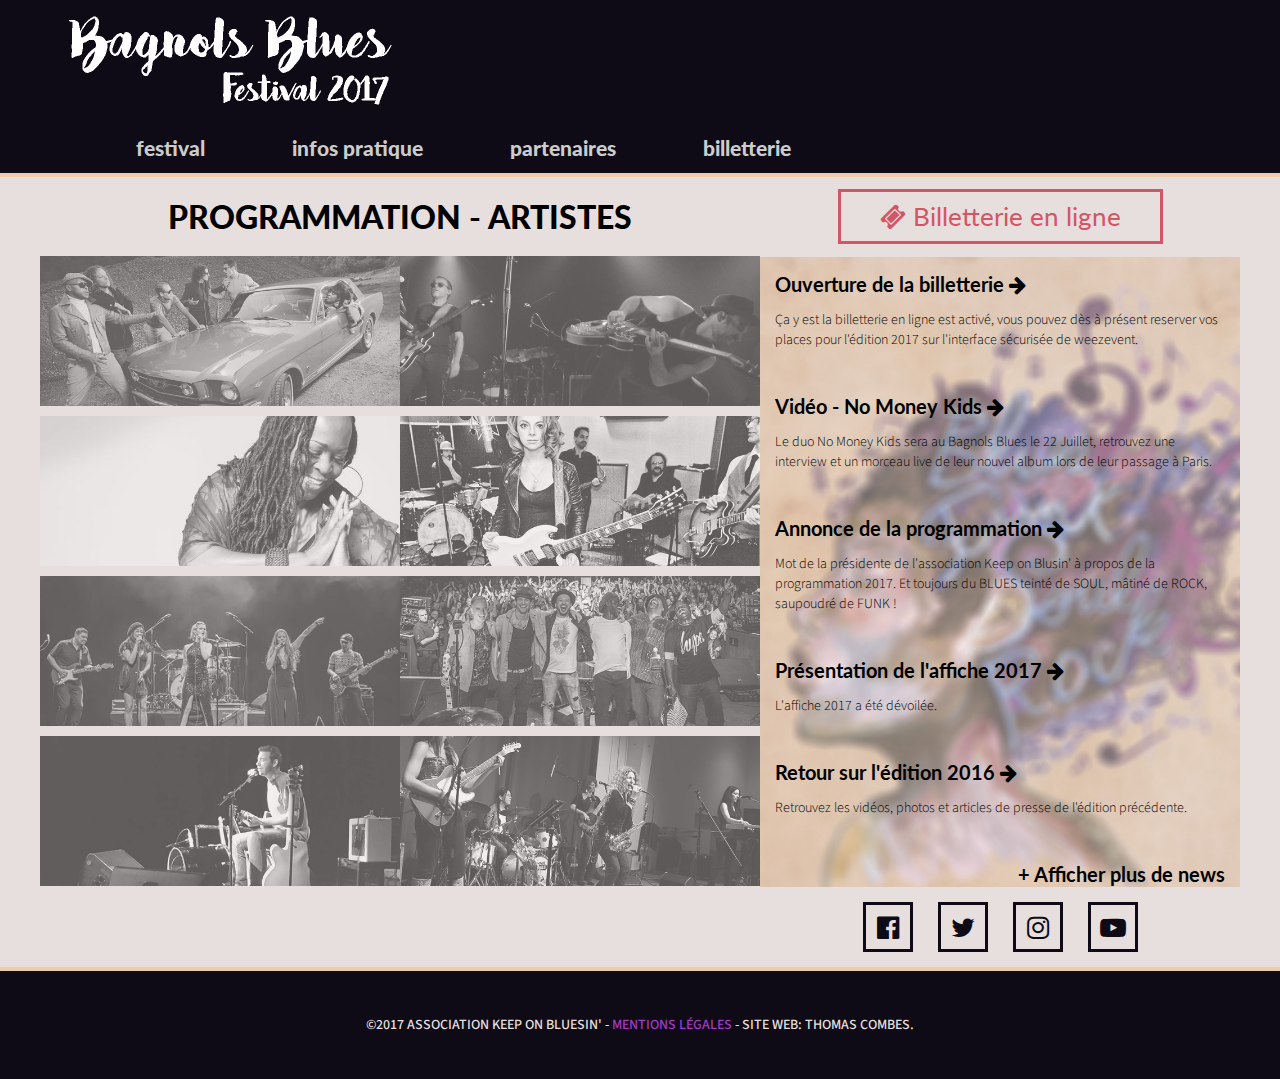
<file: old/index.html>
<!DOCTYPE HTML>

<html>
	<head>
		<meta charset="utf-8" />
		<meta http-equiv="X-UA-Compatible" content="IE=edge">
		<meta name="viewport" content="width=device-width, initial-scale=1" />
		<meta name="description" content="Bagnols Blues Festival 2017">
		<meta name="author" content="Keep on Bluesin'">

		<title>Bagnols Blues Festival - 21 et 22 Juillet 2017</title>

		<meta property="og:image" content="/img/vignette-home.jpg">
		<meta property="og:image:type" content="image/jpeg">
		<meta property="og:image:width" content="1239">
		<meta property="og:image:height" content="924">

		<meta property="og:image" content="/img/vignette-logo.jpg">
		<meta property="og:image:type" content="image/jpeg">
		<meta property="og:image:width" content="520">
		<meta property="og:image:height" content="520">

		<!-- Layout CSS -->
		<link href="css/font-awesome.min.css" rel="stylesheet">

		<!-- Custom CSS -->
		<link href="css/menu.css" rel="stylesheet">
		<link href="style.css" rel="stylesheet">
	</head>
	<body>
		<header class="clearfix">
			<div class="head"><img src="img/logo2017.png"></div>
		</header>	
		<div>
			<div id="header" class="main">
				<nav id="bbf-hrmenu" class="bbf-hrmenu">
					<ul>
						<li>
							<a href="#">Festival</a>
							<div class="bbf-hrsub">
								<div class="bbf-hrsub-inner">
									<div>
										<h4>Programmation</h4>
										<ul>
											<li><a href="programmation.html">Artistes</a></li>
											<li><a href="festival/bayou.html">Interscène "bayou"</a></li>
											<li><a href="festival/art.html">Artisans et Expositions</a></li>
										</ul>
									</div>
									<div>
										<h4 href="#">Presse et Medias</h4>
										<ul>
											<li><a href="festival/videos.html">Vidéos</a></li>
											<li><a href="festival/photos.html">Photos</a></li>
											<li><a href="festival/presse.html">Dossiers de presse</a></li>
											<li><a href="festival/acred.html">Demmande d'acréditation</a></li>
										</ul>
									</div>
									<div>
										<h4 href="#">Editions Précédentes</h4>
										<ul>
											<li><a href="festival/old/bbf2016.html">Bagnols Blues 2016</a></li>
											<li><a href="festival/old/bbf2015.html">Bagnols Blues 2015</a></li>
											<li><a href="festival/old/bbf2014.html">Bagnols Blues 2014</a></li>
											<li><a href="festival/old/bbf2013.html">Bagnols Blues 2013</a></li>
										</ul>
									</div>
								</div>
							</div>
						</li>
						<li>
							<a href="#">Infos Pratique</a>
							<div class="bbf-hrsub">
								<div class="bbf-hrsub-inner">
									<div>
										<h4 href="#">Pendant le festival</h4>
										<ul>
											<li><a href="about/venue.html">Comment venir ?</a></li>
											<li><a href="about/food-drink.html">Se restaurer</a></li>
											<li><a href="#">Accessibilité</a></li>
											
										</ul>
									</div>
									<div>
										<h4 href="#">Bagnols Sur Cèze</h4>
										<ul>
											<li><a href="about/in-town.html">Annimation en ville</a></li>
											<li><a href="about/tourisme.html">Office du Tourisme</a></li>
											<li><a href="about/sleep.html">Où dormir</a></li>
										</ul>
									</div>
									<div>
										<h4 href="#">Eco-Festival</h4>
										<ul>
											<li><a href="#">Toilette Sèche</a></li>
											<li><a href="#">Eco-cup</a></li>
											<li><a href="#">Tri des déchets</a></li>
										</ul>
									</div>
								</div>
							</div>
						</li>
						<li><a href="#">Partenaires</a></li>
						<li><a href="#">Billetterie</a></li>
					</ul>
				</nav>
			</div>
		</div>

		<div id="main-container" class="clearfix">
			<section id="home-lineup-container" class="content-row clearfix">
				<div id="home-lineup-title">
					<a href="#">Programmation -&nbspArtistes</a>
				</div>
				<div id="home-lineup">
					<div class="home-lineup-card imgfx-lineup clearfix">
						<a>
							<img src="img/2017ddsbrother.jpg" alt="DD's Brother" class="imgfx-lineup-background">
							<img src="img/2017ddsbrother_white.png" class="imgfx-lineup-middle">
						</a>
					</div>
					<div class="home-lineup-card imgfx-lineup">
						<a>
							<img src="img/2017nomoneykids.jpg" alt="No Money Kids" class="imgfx-lineup-background">
							<img src="img/2017nomoneykids_white.png" class="imgfx-lineup-middle">
						</a>
					</div>
					<div class="home-lineup-card imgfx-lineup">
						<a>
							<img src="img/2017terrieodabi.jpg" alt="Terrie Odabi" class="imgfx-lineup-background">
							<img src="img/2017terrieodabi_white.png" class="imgfx-lineup-middle">
						</a>
					</div>
					<div class="home-lineup-card imgfx-lineup">
						<a>
							<img src="img/2017samanthafish.jpg" alt="Samantha Fish" class="imgfx-lineup-background">
							<img src="img/2017samanthafish_white.png" class="imgfx-lineup-middle">
						</a>
					</div>
					<div class="home-lineup-card imgfx-lineup">
						<a data-toggle="modal" data-target="#artist3">
							<img src="img/2017inaforsman.jpg" alt="Ina Forsman" class="imgfx-lineup-background">
							<img src="img/2017inaforsman_white.png" class="imgfx-lineup-middle">
						</a>
					</div>
					<div class="home-lineup-card imgfx-lineup">
						<a>
							<img src="img/2017brotherstrut.jpg" alt="Brother Strut" class="imgfx-lineup-background">
							<img src="img/2017brotherstrut_white.png" class="imgfx-lineup-middle">
						</a>
					</div>
					<div class="home-lineup-card imgfx-lineup">
						<a>
							<img src="img/2017ronanonemanband.jpg" alt="Ronan One Man Band" class="imgfx-lineup-background">
							<img src="img/2017ronanonemanband_white.png" class="imgfx-lineup-middle">
						</a>
					</div>
					<div class="home-lineup-card imgfx-lineup">
						<a>
							<img src="img/2017ladybirdz.jpg" alt="Ladybird'z" class="imgfx-lineup-background">
							<img src="img/2017ladybirdz_white.png" class="imgfx-lineup-middle">
						</a>
					</div>
				</div>
			</section>

			<section id="home-ticket-container" class="content-row clearfix">
				<div id="home-ticket">
					<a href="https://www.weezevent.com/bagnols-blues-festival" target="_blank"><i class="fa fa-ticket" aria-hidden="true"></i> Billetterie en ligne</a>
				</div>
			</section>	

			<section id="home-newsfeed-container" class="content-row clearfix" style="background-image: url(img/bgnews.jpg);">
				<div id="home-newsfeed">
					<div class="home-newsfeed-sample">
						<a href="https://www.weezevent.com/bagnols-blues-festival" target="_blank">Ouverture de la billetterie <i class="fa fa-arrow-right" aria-hidden="true"></i></a>
						<p>Ça y est la billetterie en ligne est activé, vous pouvez dès à présent reserver vos places pour l'édition 2017 sur l'interface sécurisée de weezevent.</p>
					</div>
					<div class="home-newsfeed-sample">
						<a data-toggle="modal" data-target="#news2">Vidéo - No Money Kids <i class="fa fa-arrow-right" aria-hidden="true"></i></a>
						<p>Le duo No Money Kids sera au Bagnols Blues le 22 Juillet, retrouvez une interview et un morceau live de leur nouvel album lors de leur passage à Paris.</p>
					</div>
					<div class="home-newsfeed-sample">
						<a data-toggle="modal" data-target="#news3">Annonce de la programmation <i class="fa fa-arrow-right" aria-hidden="true"></i></a>
						<p>Mot de la présidente de l'association Keep on Blusin' à propos de la programmation 2017. Et toujours du BLUES teinté de SOUL, mâtiné de ROCK, saupoudré de FUNK !</p>
					</div>
					<div class="home-newsfeed-sample">
						<a data-toggle="modal" data-target="#news4">Présentation de l'affiche 2017 <i class="fa fa-arrow-right" aria-hidden="true"></i></a>
						<p>L'affiche 2017 a été dévoilée.</p>
					</div>
					<div class="home-newsfeed-sample">
						<a href="#">Retour sur l'édition 2016 <i class="fa fa-arrow-right" aria-hidden="true"></i></a>
						<p>Retrouvez les vidéos, photos et articles de presse de l'édition précédente.</p>
					</div>
					<div class="home-newsfeed-sample text-right">
						<a href="#">+ Afficher plus de news</a>
					</div>
				</div>
			</section>	

			<section id="home-social-container" class="content-row">
				<div class="social">
					<a href="https://www.facebook.com/bagnolsblues/" target="_blank" alt="Facebook Bagnols Blues Festival" class="sharelink sharelink-fb"><i class="fa fa-facebook-official" aria-hidden="true"></i></a>
					<a href="https://twitter.com/bagnolsblues" target="_blank" alt="Twitter Bagnols Blues Festival" class="sharelink sharelink-tw"><i class="fa fa-twitter" aria-hidden="true"></i></a>
					<a href="https://www.instagram.com/bagnolsbluesfestival/" target="_blank" alt="Instagram Bagnols Blues Festival" class="sharelink sharelink-ig"><i class="fa fa-instagram" aria-hidden="true"></i></a>
					<a href="https://www.youtube.com/channel/UC1MaYWPunA3mHd0ueDpFf6w" target="_blank" alt="Youtube Bagnols Blues Festival" class="sharelink sharelink-yt"><i class="fa fa-youtube-play" aria-hidden="true"></i></a>
				</div>
			</section>		
		</div>

		<footer id="footer">
			<p>©2017 Association Keep on bluesin' - <a data-toggle="modal" data-target="#legal">Mentions légales</a> - Site Web: Thomas Combes.</p>
		</footer>

		<script src="https://ajax.googleapis.com/ajax/libs/jquery/1.9.1/jquery.min.js"></script>
		<script src="js/bbfHorizontalMenu.js"></script>
		<script>
			$(function() {
				bbfHorizontalMenu.init();
			});
		</script>

	</body>
</html>
</file>
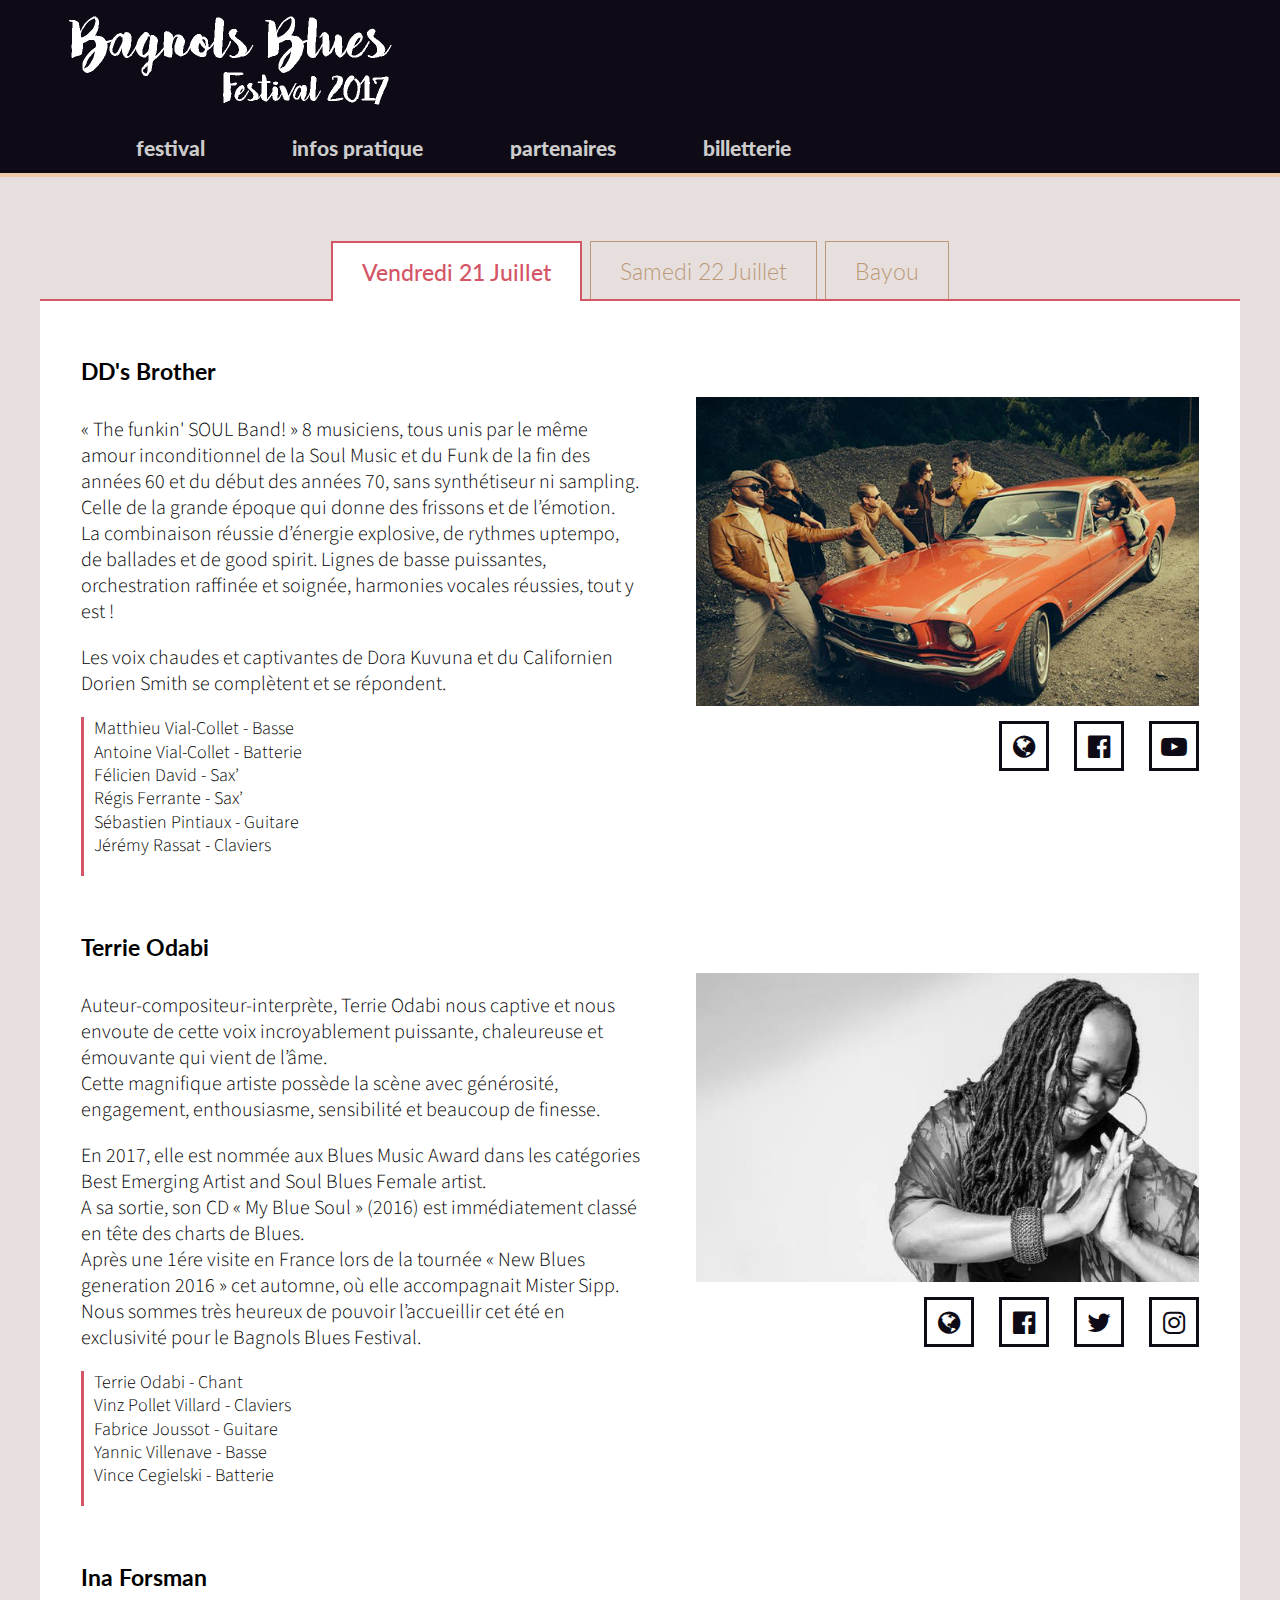
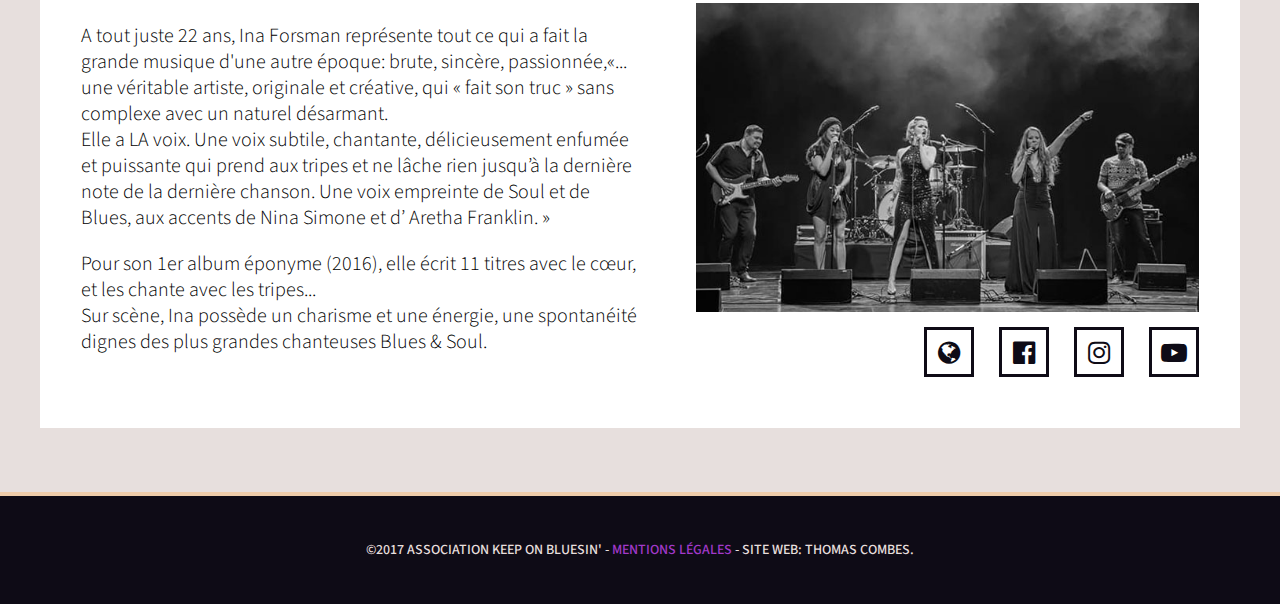
<file: old/programmation.html>
<!DOCTYPE HTML>

<html>
	<head>
		<meta charset="utf-8" />
		<meta http-equiv="X-UA-Compatible" content="IE=edge">
		<meta name="viewport" content="width=device-width, initial-scale=1" />
		<meta name="description" content="Bagnols Blues Festival 2017">
		<meta name="author" content="Keep on Bluesin'">

		<title>Bagnols Blues Festival - 21 et 22 Juillet 2017</title>

		<meta property="og:image" content="/img/vignette-home.jpg">
		<meta property="og:image:type" content="image/jpeg">
		<meta property="og:image:width" content="1239">
		<meta property="og:image:height" content="924">

		<meta property="og:image" content="/img/vignette-logo.jpg">
		<meta property="og:image:type" content="image/jpeg">
		<meta property="og:image:width" content="520">
		<meta property="og:image:height" content="520">

		<!-- Layout CSS -->
		<link href="css/font-awesome.min.css" rel="stylesheet">

		<!-- Custom CSS -->
		<link href="css/menu.css" rel="stylesheet">
		<link href="style.css" rel="stylesheet">
	</head>
	<body>
		<header class="clearfix">
			<div class="head"><img src="img/logo2017.png"></div>
		</header>	
		<div>
			<div id="header" class="main">
				<nav id="bbf-hrmenu" class="bbf-hrmenu">
					<ul>
						<li>
							<a href="#">Festival</a>
							<div class="bbf-hrsub">
								<div class="bbf-hrsub-inner">
									<div>
										<h4>Programmation</h4>
										<ul>
											<li><a href="festival/lineup.html">Artistes</a></li>
											<li><a href="festival/bayou.html">Interscène "bayou"</a></li>
											<li><a href="festival/art.html">Artisans et Expositions</a></li>
										</ul>
									</div>
									<div>
										<h4 href="#">Presse et Medias</h4>
										<ul>
											<li><a href="festival/videos.html">Vidéos</a></li>
											<li><a href="festival/photos.html">Photos</a></li>
											<li><a href="festival/presse.html">Dossiers de presse</a></li>
											<li><a href="festival/acred.html">Demmande d'acréditation</a></li>
										</ul>
									</div>
									<div>
										<h4 href="#">Editions Précédentes</h4>
										<ul>
											<li><a href="festival/old/bbf2016.html">Bagnols Blues 2016</a></li>
											<li><a href="festival/old/bbf2015.html">Bagnols Blues 2015</a></li>
											<li><a href="festival/old/bbf2014.html">Bagnols Blues 2014</a></li>
											<li><a href="festival/old/bbf2013.html">Bagnols Blues 2013</a></li>
										</ul>
									</div>
								</div>
							</div>
						</li>
						<li>
							<a href="#">Infos Pratique</a>
							<div class="bbf-hrsub">
								<div class="bbf-hrsub-inner">
									<div>
										<h4 href="#">Pendant le festival</h4>
										<ul>
											<li><a href="about/venue.html">Comment venir ?</a></li>
											<li><a href="about/food-drink.html">Se restaurer</a></li>
											<li><a href="#">Accessibilité</a></li>
											
										</ul>
									</div>
									<div>
										<h4 href="#">Bagnols Sur Cèze</h4>
										<ul>
											<li><a href="about/in-town.html">Annimation en ville</a></li>
											<li><a href="about/tourisme.html">Office du Tourisme</a></li>
											<li><a href="about/sleep.html">Où dormir</a></li>
										</ul>
									</div>
									<div>
										<h4 href="#">Eco-Festival</h4>
										<ul>
											<li><a href="#">Toilette Sèche</a></li>
											<li><a href="#">Eco-cup</a></li>
											<li><a href="#">Tri des déchets</a></li>
										</ul>
									</div>
								</div>
							</div>
						</li>
						<li><a href="#">Partenaires</a></li>
						<li><a href="#">Billetterie</a></li>
					</ul>
				</nav>
			</div>
		</div>

		<div id="main-container" class="clearfix">

			<div id="tabs" class="tabs">
				<nav>
					<ul>
						<li><a href="#section-1">Vendredi<span> 21 Juillet</span></a></li>
						<li><a href="#section-2">Samedi<span> 22 Juillet</span></a></li>
						<li><a href="#section-3">Bayou</a></li>
					</ul>
				</nav>
				<div class="tabs-content" class="clearfix" style="background-color: white">
					<section id="section-1">
						<div class="artistbox clearfix">
							<h3>DD's Brother</h3>
							<img src="img/2017ddsbrother.jpg" alt="DD's Brother" />
							<div class="artistbox-inner">
								<p>« The funkin' SOUL Band! » 8 musiciens, tous unis par le même amour inconditionnel de la Soul Music et du Funk de la fin des années 60 et du début des années 70, sans synthétiseur ni sampling.</br>Celle de la grande époque qui donne des frissons et de l’émotion.</br>La combinaison réussie d’énergie explosive, de rythmes uptempo, de ballades et de good spirit. Lignes de basse puissantes, orchestration raffinée et soignée, harmonies vocales réussies, tout y est !</p>
								<p>Les voix chaudes et captivantes de Dora Kuvuna et du Californien Dorien Smith se complètent et se répondent.</p>
								<p class="artistbox-lineup">Matthieu Vial-Collet - Basse</br>Antoine Vial-Collet - Batterie</br>Félicien David - Sax’</br>Régis Ferrante - Sax’</br>Sébastien Pintiaux - Guitare</br>Jérémy Rassat - Claviers</p>
							</div>
							<div class="artistbox-social"> 
								<div class="social">
									<a href="https://www.dd-brothers.com/" target="_blank" alt="Site web DD's Brothers" class="sharelink sharelink-ws"><i class="fa fa-globe" aria-hidden="true"></i></a>
									<a href="https://www.facebook.com/DDs-brothers-421758801262254/" target="_blank" alt="Facebook DD's Brothers" class="sharelink sharelink-fb"><i class="fa fa-facebook-official" aria-hidden="true"></i></a>
									<a href="https://www.youtube.com/channel/UCRfXCh7de5utcJrON_n6_Ng" target="_blank" alt="Youtube DD's Brothers" class="sharelink sharelink-yt"><i class="fa fa-youtube-play" aria-hidden="true"></i></a>
								</div>
							</div>
						</div>
						<div class="artistbox clearfix">
							<h3>Terrie Odabi</h3>
							<img src="img/2017terrieodabi.jpg" alt="Terrie Odabi" />
							<div class="artistbox-inner">
								<p>Auteur-compositeur-interprète, Terrie Odabi nous captive et nous envoute de cette voix incroyablement puissante, chaleureuse et émouvante qui vient de l’âme.</br>Cette magnifique artiste possède la scène avec générosité, engagement, enthousiasme, sensibilité et beaucoup de finesse.</p>
								<p>En 2017, elle est nommée aux Blues Music Award dans les catégories Best Emerging Artist and Soul Blues Female artist.</br>A sa sortie, son CD « My Blue Soul » (2016) est immédiatement classé en tête des charts de Blues.</br>Après une 1ére visite en France lors de la tournée « New Blues generation 2016 » cet automne, où elle accompagnait Mister Sipp.</br>Nous sommes très heureux de pouvoir l’accueillir cet été en exclusivité pour le Bagnols Blues Festival.</p>
								<p class="artistbox-lineup">Terrie Odabi - Chant</br>Vinz Pollet Villard - Claviers</br>Fabrice Joussot - Guitare</br>Yannic Villenave - Basse</br>Vince Cegielski - Batterie</p>
							</div>
							<div class="artistbox-social"> 
								<div class="social">
									<a href="http://artistecard.com/Terrie" target="_blank" alt="Site web Terrie Odabi" class="sharelink sharelink-ws"><i class="fa fa-globe" aria-hidden="true"></i></a>
									<a href="https://www.facebook.com/terrie.odabi" target="_blank" alt="Facebook Terrie Odabi" class="sharelink sharelink-fb"><i class="fa fa-facebook-official" aria-hidden="true"></i></a>
									<a href="https://twitter.com/TerrieOdabi" target="_blank" alt="Twitter Terrie Odabi" class="sharelink sharelink-tw"><i class="fa fa-twitter" aria-hidden="true"></i></a>
									<a href="https://www.instagram.com/terrieodabi/" target="_blank" alt="Instagram Terrie Odabi" class="sharelink sharelink-ig"><i class="fa fa-instagram" aria-hidden="true"></i></a>
								</div>
							</div>
						</div>
						<div class="artistbox clearfix">
							<h3>Ina Forsman</h3>
							<img src="img/2017inaforsman.jpg" alt="Ina Forsman" />
							<div class="artistbox-inner">
								<p>A tout juste 22 ans, Ina Forsman représente tout ce qui a fait la grande musique d'une autre époque: brute, sincère, passionnée,«... une véritable artiste, originale et créative, qui « fait son truc » sans complexe avec un naturel désarmant.</br>Elle a LA voix. Une voix subtile, chantante, délicieusement enfumée et puissante qui prend aux tripes et ne lâche rien jusqu’à la dernière note de la dernière chanson. Une voix empreinte de Soul et de Blues, aux accents de Nina Simone et d’ Aretha Franklin. »</p>
								<p>Pour son 1er album éponyme (2016), elle écrit 11 titres avec le cœur, et les chante avec les tripes...</br>Sur scène, Ina possède un charisme et une énergie, une spontanéité dignes des plus grandes chanteuses Blues & Soul.</p>
							</div>
							<div class="artistbox-social"> 
								<div class="social">
									<a href="http://www.inaforsman.com/" target="_blank" alt="Site web Ina Forsman" class="sharelink sharelink-ws"><i class="fa fa-globe" aria-hidden="true"></i></a>
									<a href="https://www.facebook.com/InaForsman/" target="_blank" alt="Facebook Ina Forsman" class="sharelink sharelink-fb"><i class="fa fa-facebook-official" aria-hidden="true"></i></a>
									<a href="https://www.instagram.com/inaforsman/" target="_blank" alt="Instagram Ina Forsman" class="sharelink sharelink-ig"><i class="fa fa-instagram" aria-hidden="true"></i></a>
									<a href="https://www.youtube.com/user/eenough/videos" target="_blank" alt="Youtube Ina Forsman" class="sharelink sharelink-yt"><i class="fa fa-youtube-play" aria-hidden="true"></i></a>
								</div>
							</div>
						</div>
					</section>
					<section id="section-2">
						<div class="artistbox clearfix">
							<h3>No Money Kids</h3>
							<img src="img/2017nomoneykids.jpg" alt="No Money Kids"/>
							<div class="artistbox-inner">
								<p>No Money Kids taillent dans le vif, de manière frontale, animale, et polissent leurs pépites à la sueur. Né d’une rencontre studio en banlieue parisienne, le duo composé de Félix Matschulat (guitare-chant) et JM Pelatan (basse-machine samples) décroche la finale de nombreux tremplins, tape dans l’œil des médias et écume les salles et les festivals.</p>
								<p>Porte-voix de la génération DIY, le duo “électro-blues” s’associe au photographe Djamel Boucly pour développer un univers graphique à leur image : une esthétique en “noir et blanc”, un clair-obscur, qui cherche la beauté dans la souffrance.</p>
								<p class="artistbox-lineup">Félix Matschulat - Chanteur / Guitariste</br>Jean-Marc Pelatan - Bassiste / Synthés / Machines</p>
							</div>
							<div class="artistbox-social"> 
								<div class="social">
									<a href="http://www.nomoneykids.com/" target="_blank" alt="Site web No Money Kids" class="sharelink sharelink-ws"><i class="fa fa-globe" aria-hidden="true"></i></a>
									<a href="https://www.facebook.com/nomoneykids/" target="_blank" alt="Facebook No Money Kids" class="sharelink sharelink-fb"><i class="fa fa-facebook-official" aria-hidden="true"></i></a>
									<a href="https://www.youtube.com/user/NoMoneyKidsTv" target="_blank" alt="Youtube No Money Kids" class="sharelink sharelink-yt"><i class="fa fa-youtube-play" aria-hidden="true"></i></a>
									<a href="https://soundcloud.com/nomoneykids" target="_blank" alt="Soundcloud No Money Kids" class="sharelink sharelink-sc"><i class="fa fa-soundcloud" aria-hidden="true"></i></a>
								</div>
							</div>
						</div>
						<div class="artistbox clearfix">
							<h3>Brother Struts</h3>
							<img src="img/2017brotherstrut.jpg" alt="Brother Struts"/>
							<div class="artistbox-inner">
								<p>Le Funky-Soul Band !</br>Brother Strut c’est l’assemblage de quelques-uns des meilleurs musiciens studio et scène de la planète pour un résultat Funk/Soul, étonnant de groove et de musicalité. Leur premier album a valu au groupe un grand succès en Angleterre et aux USA ; le second CD est sorti au début avril 2016.</p>
								<p>Steve Jones part en tournée avec rien moins que Paul Turner, Frankie Tontoh, Sam Tanner et Otha Smith. Ils ont accompagnés des artistes comme Stevie Wonder, Amy Winehouse, Sting, Van Morrison, Phil Collins, Elton John ... Avec de tels pédigrées vous imaginez aisément que le résultat est étourdissant. » Abf</br>La prochaine bombe Soul/Funk va déferler, profitez-en ! ! !</p>
								<p class="artistbox-lineup">Stevie Jones - Saxophone / Keys</br>Otha Smith - Guitar</br>Sam Tanner - Keys / Vocals</br>Paul Turner - Bass</br>Frank Tontoh - Drums</br>Karl Vanden Bossche - Percussion</p>	
							</div>
							<div class="artistbox-social"> 
								<div class="social">
									<a href="https://brotherstrut.com/" target="_blank" alt="Site web Brother Struts" class="sharelink sharelink-ws"><i class="fa fa-globe" aria-hidden="true"></i></a>
									<a href="https://www.facebook.com/BrotherStrut/" target="_blank" alt="Facebook Brother Struts" class="sharelink sharelink-fb"><i class="fa fa-facebook-official" aria-hidden="true"></i></a>
									<a href="https://twitter.com/brotherstrut" target="_blank" alt="Twitter Brother Struts" class="sharelink sharelink-tw"><i class="fa fa-twitter" aria-hidden="true"></i></a>
									<a href="https://www.youtube.com/user/BrotherStrut" target="_blank" alt="Youtube Brother Struts" class="sharelink sharelink-yt"><i class="fa fa-youtube-play" aria-hidden="true"></i></a>
								</div>
							</div>
						</div>
						<div class="artistbox clearfix">
							<h3>Tasha Taylor</h3>
							<img src="img/2017tashataylor.jpg" alt="Tasha Taylor" />
							<div class="artistbox-inner">
								<p>« Honey for the Biscuit » est le troisième album de Tasha Taylor après « Taylormade » en 2011, et « Revival » en 2008, mais venant du monde du Rhythm & Blues et de la Soul, sa toute nouvelle incursion dans le monde du Blues a de quoi surprendre et ravir !</br>Tasha est l’une des quatre enfants du grand Johnnie Taylor (1934-2000), le « Philosophe de la Soul », lauréat du Pioneer Award et qui enregistra près d’une vingtaine d’albums sous le fameux label Stax mais Columbia&MalacoRecords.</p>
								<p>Plus habituée de la Soul que du Blues, l’album de Tasha Taylor démontre sans détour aux férus de Blues les multiples facettes de son talent. Chanteuse, songwriter et musicienne, elle a elle-même composé dix morceaux de l’album « Honey For The Biscuit » et s’est entourée de Tom Hambridge (producteur, compositeur, musicien et chanteur) et Richard Fleming (Buddy Guy, Joe Louis Walker, George Thorogood, Devon Allman).</p>
								<p class="artistbox-lineup">Tasha Taylor - Chant & Guitare</br>Davide Floreno - Guitare</br>Roger Inniss - Basse</br>Olli Ontronen - Batterie</p>
							</div>	
							<div class="artistbox-social"> 
								<div class="social">
									<a href="http://tashataylor.com/" target="_blank" alt="Site web Tasha Taylor" class="sharelink sharelink-ws"><i class="fa fa-globe" aria-hidden="true"></i></a>
									<a href="https://www.facebook.com/tashamademusic" target="_blank" alt="Facebook Tasha Taylor" class="sharelink sharelink-fb"><i class="fa fa-facebook-official" aria-hidden="true"></i></a>
									<a href="https://www.instagram.com/thetashataylor/" target="_blank" alt="Instagram Tasha Taylor" class="sharelink sharelink-ig"><i class="fa fa-instagram" aria-hidden="true"></i></a>
									<a href="https://www.youtube.com/user/tashataylor2" target="_blank" alt="Youtube Tasha Taylor" class="sharelink sharelink-yt"><i class="fa fa-youtube-play" aria-hidden="true"></i></a>
								</div>
							</div>
						</div>
					</section>
					<section id="section-3">
						<div class="artistbox clearfix">
							<h3>Ronan One Man Band</h3>
							<img src="img/2017ronanonemanband.jpg" alt="Ronan One Man Band" />
							<div class="artistbox-inner">
								<p>Ronan, au premier abord, semble lunaire, taciturne, égaré, emprunt d’une force tranquille que rien ne peut ébranler. C’est aussi le charme affable, rude et authentique de la Bretagne faite homme...</p><p>« ...Une gueule et une voix rocailleuse, de celle qui caresse l’épiderme et hérisse le poil, tout droit sortie des profondeurs moites du Mississippi. Multi-instrumentiste de son état (guitares, dobro, harmonica, banjo, stomp-box, cigar box guitar), Ronan est un gars doux et humble. Un gars qui fabrique lui-même certaines de ses armes de scène à l’instar de ses« Cigarbox guitar » aux matériaux si surprenants (bidon d’huile, planche de skate-board vintage, boite de cigares ... ) et qui déboule avec son drums-kit infernal et tout un arsenal de guitares pour défendre un héritage musical dont l’histoire a pris racine dans la souffrance d’un peuple tout entier.</p>
							</div>
							<div class="artistbox-social"> 
								<div class="social">
									<a href="http://ronanonemanband.wixsite.com/ronan-omb" target="_blank" alt="Site web Ronan One Man Band" class="sharelink sharelink-ws"><i class="fa fa-globe" aria-hidden="true"></i></a>
									<a href="https://www.facebook.com/ronan.onemanband" target="_blank" alt="Facebook Ronan One Man Band" class="sharelink sharelink-fb"><i class="fa fa-facebook-official" aria-hidden="true"></i></a>
									<a href="https://soundcloud.com/ronblues" target="_blank" alt="Soundcloud Ronan One Man Band" class="sharelink sharelink-sc"><i class="fa fa-soundcloud" aria-hidden="true"></i></a>
								</div>
							</div>
						</div>
						<div class="artistbox clearfix">
							<h3>Lady Bird'z</h3>
							<img src="img/2017ladybirdz.jpg" alt="lady Bird'z" />
							<div class="artistbox-inner">
								<p>« Les Ladybird’z, un répertoire de reprises Rhytm'n Blues, Soul et Funk servi par cinq musiciennes, qui rassemble de grands talents : Tina Turner, Otis Redding, Wilson Picket, Prince, James Brown, Aretha Franklin ; .Jackson five, Janis Joplin ...</br>Sur scéne, ces cinq drôles de dames, savent avec bonheur faire partager à leur public, leur énergie, leur passion et leurs émotions.</p><p>Avec au coeur du groupe, Angela à la batterie, qui donne la pulse à tout le groupe, complété par Valérie à la basse ; ça groove !!!</br>Les solistes ! Dialogues d'impros qui redonnent tout son intérêt à un répertoire de reprises.</br>Isabelle au clavier, rythmique imparable à la Stevie Wonder.</br>Au saxo, Cathy !</br>Le jeu de guitare d’Elodie apporte au groupe une musicalité exceptionnelle.</br>Les Lady'z sont aussi chanteuses; Cathy, Isabelle et Elodie assurent les chants lead & tout le monde participe aux chœurs ! » Lb’z</p>
							</div>
							<div class="artistbox-social"> 
								<div class="social">
									<a href="http://www.ladybird-z.fr/" target="_blank" alt="Site web Lady Bird'z" class="sharelink sharelink-ws"><i class="fa fa-globe" aria-hidden="true"></i></a>
									<a href="https://www.facebook.com/ladybirdzgroupe/" target="_blank" alt="Facebook Lady Bird'z" class="sharelink sharelink-fb"><i class="fa fa-facebook-official" aria-hidden="true"></i></a>
								</div>
							</div>
						</div>
					</section>
				</div>
			</div>

		</div>

		<footer id="footer">
			<p>©2017 Association Keep on bluesin' - <a data-toggle="modal" data-target="#legal">Mentions légales</a> - Site Web: Thomas Combes.</p>
		</footer>

		<script src="https://ajax.googleapis.com/ajax/libs/jquery/1.9.1/jquery.min.js"></script>
		<script src="js/bbfHorizontalMenu.js"></script>
		<script src="js/bbfFWTabs.js"></script>
		<script>
			$(function() {
				bbfHorizontalMenu.init();
			});
			new BBFFWTabs( document.getElementById( 'tabs' ) );
		</script>

	</body>
</html>
</file>
<file: old/css/menu.css>
/* Examples for media queries */

@media screen and (max-width: 52.75em) { 

	.bbf-hrmenu {font-size: 80%}

}

@media screen and (max-width: 720px) { 

	.bbf-hrmenu {font-size: 120%; border: none}

	.bbf-hrmenu > ul,
	.bbf-hrmenu .bbf-hrsub-inner {width: 100%; padding: 0}

	.bbf-hrmenu .bbf-hrsub-inner {
		padding: 0 2em;
		font-size: 75%;
	}

	.bbf-hrmenu > ul > li {
		display: block;
		border-bottom: 4px solid #eca;
	}

	.bbf-hrmenu > ul > li > a { 
		display: block;
		padding: 1em 3em;
	}

	.bbf-hrmenu .bbf-hrsub { 
		position: relative;
	}

	.bbf-hrsub h4 {
		padding-top: 0.6em;
	}

}

@media screen and (max-width: 720px) { 
	.bbf-hrmenu .bbf-hrsub-inner > div {
		width: 100%;
		float: none;
		padding: 0 2em;
	}
}
</file>
<file: old/style.css>
@import url("http://fonts.googleapis.com/css?family=Lato:400,700,900");
@import url("http://fonts.googleapis.com/css?family=Source+Sans+Pro:300,400,700");

/* RESET & CLEARFIX */
*, *:after, *:before {-webkit-box-sizing: border-box; -moz-box-sizing: border-box;box-sizing: border-box}
.clearfix:before, .clearfix:after {content: " "; display: table}
.clearfix:after {clear: both}

body, html {font-size: 100%; padding: 0; margin: 0; background-color: #E7DFDD}
body {font-family:"Lato"; margin: 0}
p {font-family:"Source Sans Pro"}
ul, li, ol {list-style: none; text-decoration: none}

a {color: #919; text-decoration: none}
a:hover {color: #000}

header {background-color: #0E0B16}
header .head {width: 90%; max-width: 1200px; margin: 0 auto}
header img {margin: 10px 0; height:100px}

/* STRUCTURE */
#main-container{max-width: 1200px; margin: auto}

/* GENERAL MENU */
.bbf-hrmenu {width: 100%; border-bottom: 4px solid #eca; background-color: #0E0B16}

.bbf-hrmenu ul {margin: 0; padding: 0; list-style-type: none}
.bbf-hrmenu > ul, .bbf-hrmenu .bbf-hrsub-inner {width: 90%;	max-width: 1200px; margin: 0 auto; padding: 0 1.875em}
.bbf-hrmenu > ul > li {display: inline-block}
.bbf-hrmenu > ul > li > a {font-weight: 900; font-size: 1.3em; text-transform: lowercase; padding: 0.6em 2em; color: #ccc; display: inline-block}
.bbf-hrmenu > ul > li > a:hover {color: #eca}
.bbf-hrmenu > ul > li.bbf-hropen a, 
.bbf-hrmenu > ul > li.bbf-hropen > a:hover {color: #fff; background: #eca}

.bbf-hrmenu .bbf-hrsub {display: none; position: absolute; background: #eca; width: 100%; left: 0; z-index: 100}
.bbf-hropen .bbf-hrsub {display: block;	padding-bottom: 3em}
.bbf-hrmenu .bbf-hrsub-inner > div {width: 33%;	float: left; padding: 0 2em 0}
.bbf-hrmenu .bbf-hrsub-inner:before,
.bbf-hrmenu .bbf-hrsub-inner:after {content: " "; display: table}
.bbf-hrmenu .bbf-hrsub-inner:after {clear: both}

.bbf-hrsub h4 {color: #b97; padding: 2em 0 0.6em; margin: 0; font-size: 140%; font-weight: 700}
.bbf-hrsocial {padding: 0.5em 4em}

/* FOOTER */
#footer {width: 100%; background-color: #0E0B16; border-top: 4px solid #eca; padding: 30px}
#footer p {font-size: 14px; font-weight: 500; color: #E7DFDD; text-align: center; text-transform: uppercase}
#footer a {color: #A239CA}

/* SOCIAL */
.social {text-align: center; height: 80px; display: flex; flex-direction: row; flex-wrap: wrap; justify-content: center; align-items: center}
.sharelink i {line-height: 46px; font-size: 26px; color: #0E0B16; height: 50px; width: 50px; border: 3px solid; margin-right: 25px}
	.sharelink:last-child i {margin-right: 0}
	.sharelink-ws i:hover {color: #CD4444} 
	.sharelink-fb i:hover {color: #3B5998}
	.sharelink-tw i:hover {color: #55ACEE}
	.sharelink-ig i:hover {color: #966842}
	.sharelink-yt i:hover {color: #FF3333}
	.sharelink-sc i:hover {color: #FF6600}

/* IMG-FX */
.imgfx-lineup {overflow: hidden; position: relative}
.imgfx-lineup img {position: absolute; top: 50%; left: 50%; transform: translate(-50%, -50%); -ms-transform: translate(-50%, -50%)}
.imgfx-lineup-background {width: 100%}
.imgfx-lineup-middle {width: 80%}

/* HOME-LINEUP */
#home-lineup-container {background: #E7DFDD}
#home-lineup-title {padding: 20px; text-align: center}
#home-lineup-title a {font-size: 32px; font-weight: 900; color: #000; text-transform: uppercase}
#home-lineup-title a:hover {color: #D45566; text-decoration: none}
.home-lineup-card {height: 150px; margin-bottom: 10px}

/* HOME-TICKET */
#home-ticket-container {background: #E7DFDD}
#home-ticket {height: 80px; display: flex; flex-direction: row; flex-wrap: wrap; justify-content: center; align-items: center; text-align: center}
#home-ticket a {height: 55px; width: 325px; background: none; border: 3px solid; color: #D45566; font-size: 26px; line-height: 48px; border: 2}
#home-ticket a:hover {text-decoration: none; background-color: #D45566; color: #E7DFDD; border-color: #D45566}

/* HOME-NEWSFEED */
#home-newsfeed-container {background: #E7DFDD; background-size: cover}
.home-newsfeed-sample {padding: 15px}
.home-newsfeed-sample a {font-size: 20px; font-weight: 700; color: #000}
.home-newsfeed-sample p {font-size: 14px; font-weight: 300; color: #000}
.home-newsfeed-sample:last-child {text-align: right}

/* HOME-SOCIAL */
#home-social-container {background: #E7DFDD}


/* PAGE TABS */
.tabs {position: relative; width: 100%; overflow: hidden; margin: 4em 0 4em; font-weight: 300}
	/* Nav */
.tabs nav {text-align: center}
.tabs nav ul {padding: 0; margin: 0; list-style: none; display: inline-block}
.tabs nav ul li {border: 1px solid #b97; border-bottom: none; margin: 0 0.25em; display: block; float: left; position: relative}
.tabs nav li.tab-current {border: 2px solid #D45566; box-shadow: inset 0 2px #D45566; border-bottom: none; z-index: 10}
.tabs nav li.tab-current:before,
.tabs nav li.tab-current:after {content: ''; position: absolute; height: 2px; right: 100%; bottom: 0; width: 1000px; background: #D45566}
.tabs nav li.tab-current:after {right: auto; left: 100%; width: 4000px}
.tabs nav a {color: #b97; display: block; font-size: 1.45em; line-height: 2.5; padding: 0 1.25em}
.tabs nav a:hover {color: #b86; background-color: #EFE7E6}
.tabs nav li.tab-current a {color: #D45566; font-weight: 500; background-color: #fff}
	/* Content */
.tabs-content {margin: -4px}
.tabs-content section {font-size: 1.25em; padding: 1em 1em; display: none; max-width: 1230px; margin: 0 auto}
.tabs-content section:before,
.tabs-content section:after {content: ''; display: table}
.tabs-content section:after {clear: both}
	/* Fallback */
.no-js .tabs-content section {display: block; padding-bottom: 2em; border-bottom: 1px solid #47a3da}
.tabs-content section.content-current {display: block}

/* TABS-ARTISTBOX */
.artistbox {width: 100%; padding: 20px 25px}
.artistbox img {width: 100%}
.artistbox h3 {margin: 0.75em 0 0.5em}
.artistbox p {padding: 0 0 1em 0; margin: 0; line-height: 1.3}
.artistbox p:first-child{margin-top: 1em}
.artistbox p.artistbox-lineup {font-size: 0.9em; padding-left: 13px; box-shadow: inset 3px 0 #D45566}



/* RESPONSIVE */
@media (min-width: 1200px) {
	.content-row {float: left}
	#home-lineup-container {width: 60%; height: 790px}
	#home-ticket-container {width: 40%; height: 80px}
	#home-newsfeed-container {width: 40%; height: 630px}
	#home-social-container {width: 40%; height: 80px}

	.imgfx-lineup-background {filter: grayscale(100%); transition: .5s ease; opacity: 0.6; width: 100%}
	.imgfx-lineup-middle {transition: .5s ease; opacity: 0; width: 80%}
	.imgfx-lineup:hover .imgfx-lineup-background {filter: grayscale(0%);opacity: 1}
	.imgfx-lineup:hover .imgfx-lineup-middle {opacity: 1}

	.artistbox-inner{float: left; max-width: 50%}
	.artistbox-social{float: right; max-width: 45%}
	.artistbox img {float: right; max-width: 45%}
}
@media (min-width: 920px) {
	.home-lineup-card {float: left; width: 50%}
}
@media (min-width: 720px) {
	.home-lineup-card {float: left; width: 50%}
}
</file>
